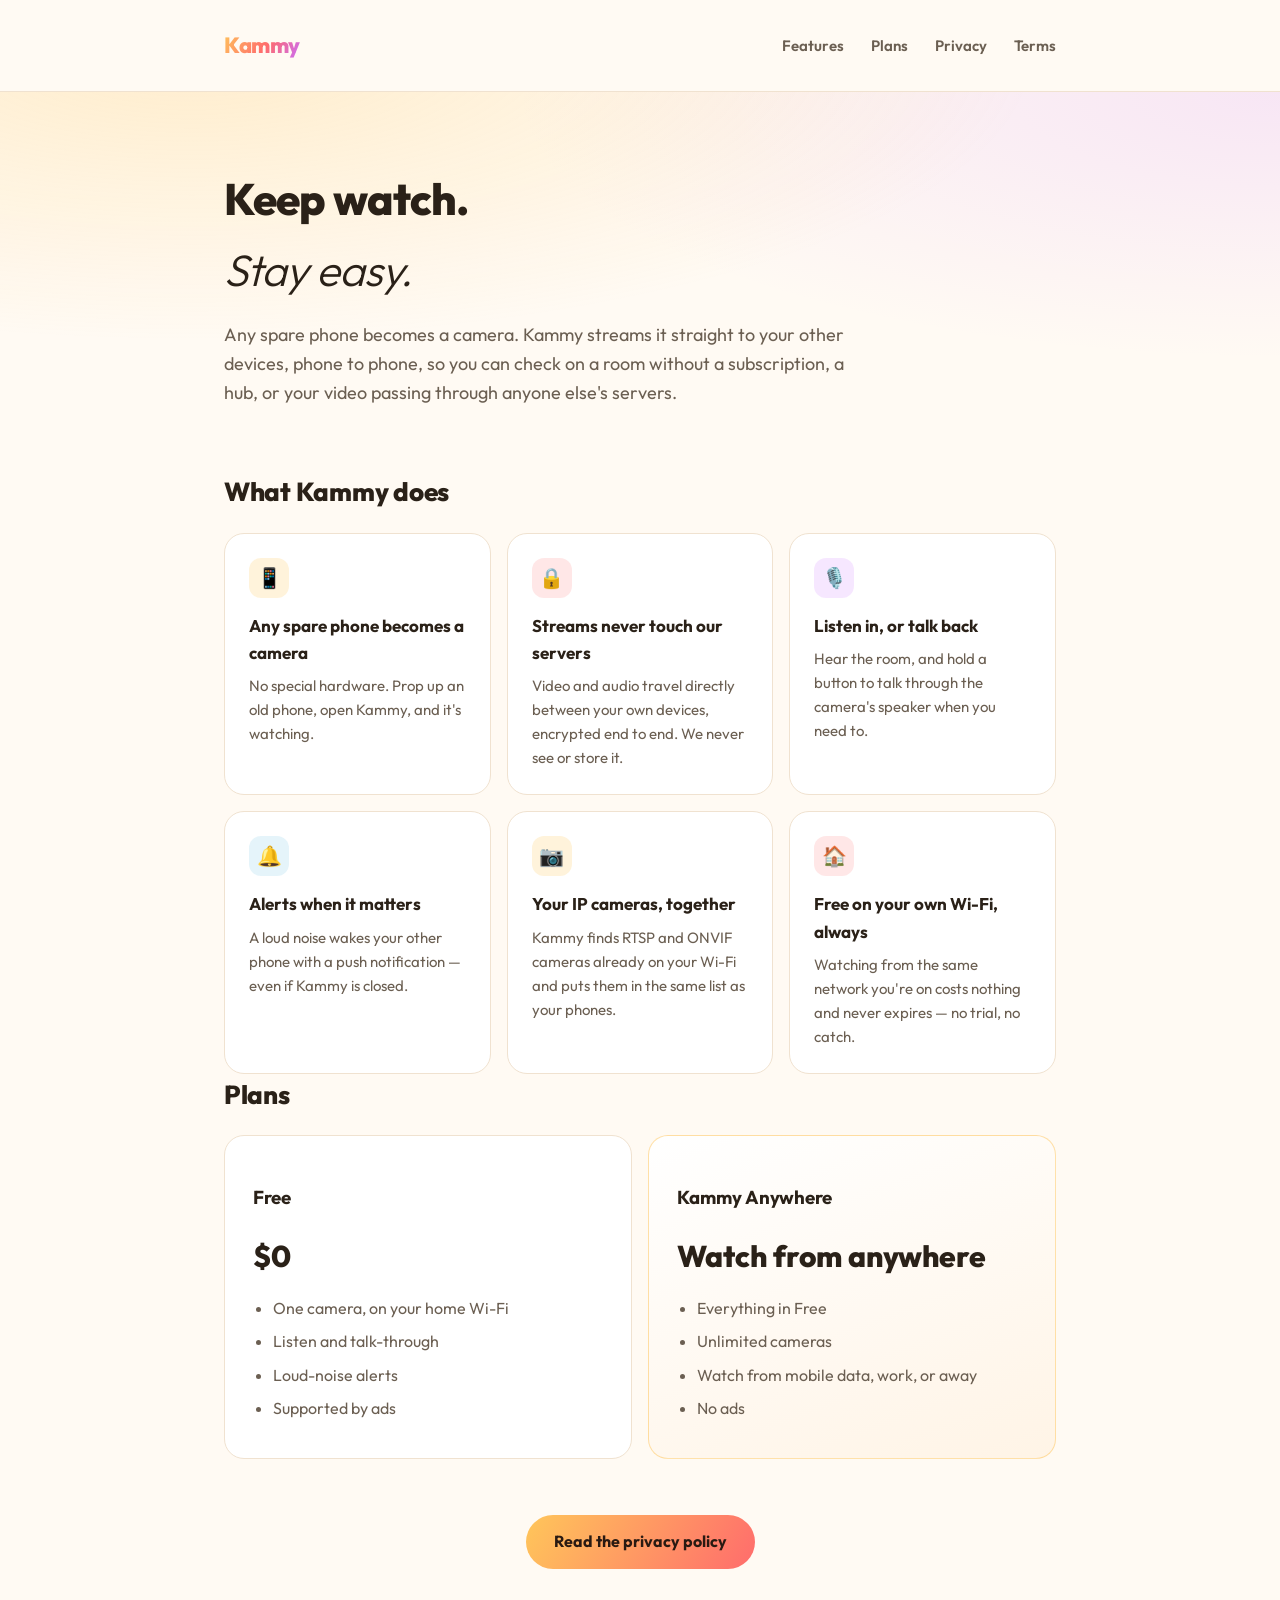
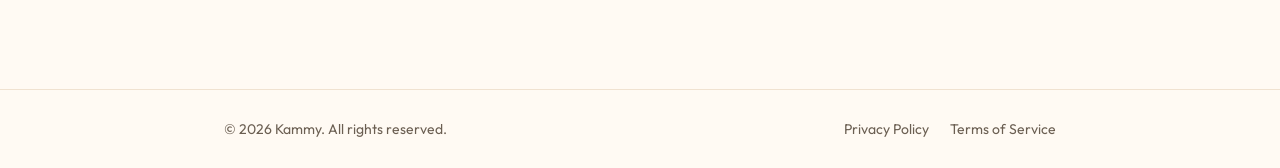
<file: index.html>
<!doctype html>
<html lang="en">
<head>
<meta charset="utf-8" />
<meta name="viewport" content="width=device-width, initial-scale=1" />
<title>Kammy — turn a spare phone into a camera</title>
<meta name="description" content="Kammy turns spare phones and IP cameras into a home monitor for babies, pets, and doorways — private, peer-to-peer, and free on your own Wi-Fi." />
<link rel="preconnect" href="https://fonts.googleapis.com" />
<link rel="preconnect" href="https://fonts.gstatic.com" crossorigin />
<link href="https://fonts.googleapis.com/css2?family=Outfit:wght@400;500;600;700;800&display=swap" rel="stylesheet" />
<link rel="stylesheet" href="style.css" />
</head>
<body>

<header class="site">
  <div class="wrap">
    <div class="wordmark">Kammy</div>
    <nav class="site">
      <a href="#features">Features</a>
      <a href="#plans">Plans</a>
      <a href="privacy.html">Privacy</a>
      <a href="terms.html">Terms</a>
    </nav>
  </div>
</header>

<section class="hero">
  <div class="wrap">
    <h1>Keep watch.<em>Stay easy.</em></h1>
    <p class="lede">
      Any spare phone becomes a camera. Kammy streams it straight to your other
      devices, phone to phone, so you can check on a room without a subscription,
      a hub, or your video passing through anyone else's servers.
    </p>
  </div>
</section>

<main>
  <section id="features" class="wrap">
    <h2>What Kammy does</h2>
    <div class="grid">
      <div class="card">
        <div class="icon tier-amber">📱</div>
        <h3>Any spare phone becomes a camera</h3>
        <p>No special hardware. Prop up an old phone, open Kammy, and it's watching.</p>
      </div>
      <div class="card">
        <div class="icon tier-coral">🔒</div>
        <h3>Streams never touch our servers</h3>
        <p>Video and audio travel directly between your own devices, encrypted end to end. We never see or store it.</p>
      </div>
      <div class="card">
        <div class="icon tier-violet">🎙️</div>
        <h3>Listen in, or talk back</h3>
        <p>Hear the room, and hold a button to talk through the camera's speaker when you need to.</p>
      </div>
      <div class="card">
        <div class="icon tier-sky">🔔</div>
        <h3>Alerts when it matters</h3>
        <p>A loud noise wakes your other phone with a push notification — even if Kammy is closed.</p>
      </div>
      <div class="card">
        <div class="icon tier-amber">📷</div>
        <h3>Your IP cameras, together</h3>
        <p>Kammy finds RTSP and ONVIF cameras already on your Wi-Fi and puts them in the same list as your phones.</p>
      </div>
      <div class="card">
        <div class="icon tier-coral">🏠</div>
        <h3>Free on your own Wi-Fi, always</h3>
        <p>Watching from the same network you're on costs nothing and never expires — no trial, no catch.</p>
      </div>
    </div>
  </section>

  <section id="plans" class="wrap">
    <h2>Plans</h2>
    <div class="plans">
      <div class="plan">
        <h3>Free</h3>
        <div class="price">$0</div>
        <ul>
          <li>One camera, on your home Wi-Fi</li>
          <li>Listen and talk-through</li>
          <li>Loud-noise alerts</li>
          <li>Supported by ads</li>
        </ul>
      </div>
      <div class="plan premium">
        <h3>Kammy Anywhere</h3>
        <div class="price">Watch from anywhere</div>
        <ul>
          <li>Everything in Free</li>
          <li>Unlimited cameras</li>
          <li>Watch from mobile data, work, or away</li>
          <li>No ads</li>
        </ul>
      </div>
    </div>
  </section>

  <section class="cta wrap">
    <a class="button" href="privacy.html">Read the privacy policy</a>
  </section>
</main>

<footer class="site">
  <div class="wrap">
    <div>© <span id="year"></span> Kammy. All rights reserved.</div>
    <div>
      <a href="privacy.html">Privacy Policy</a>
      <a href="terms.html">Terms of Service</a>
    </div>
  </div>
</footer>

<script>
  document.getElementById('year').textContent = new Date().getFullYear();
</script>

</body>
</html>
</file>
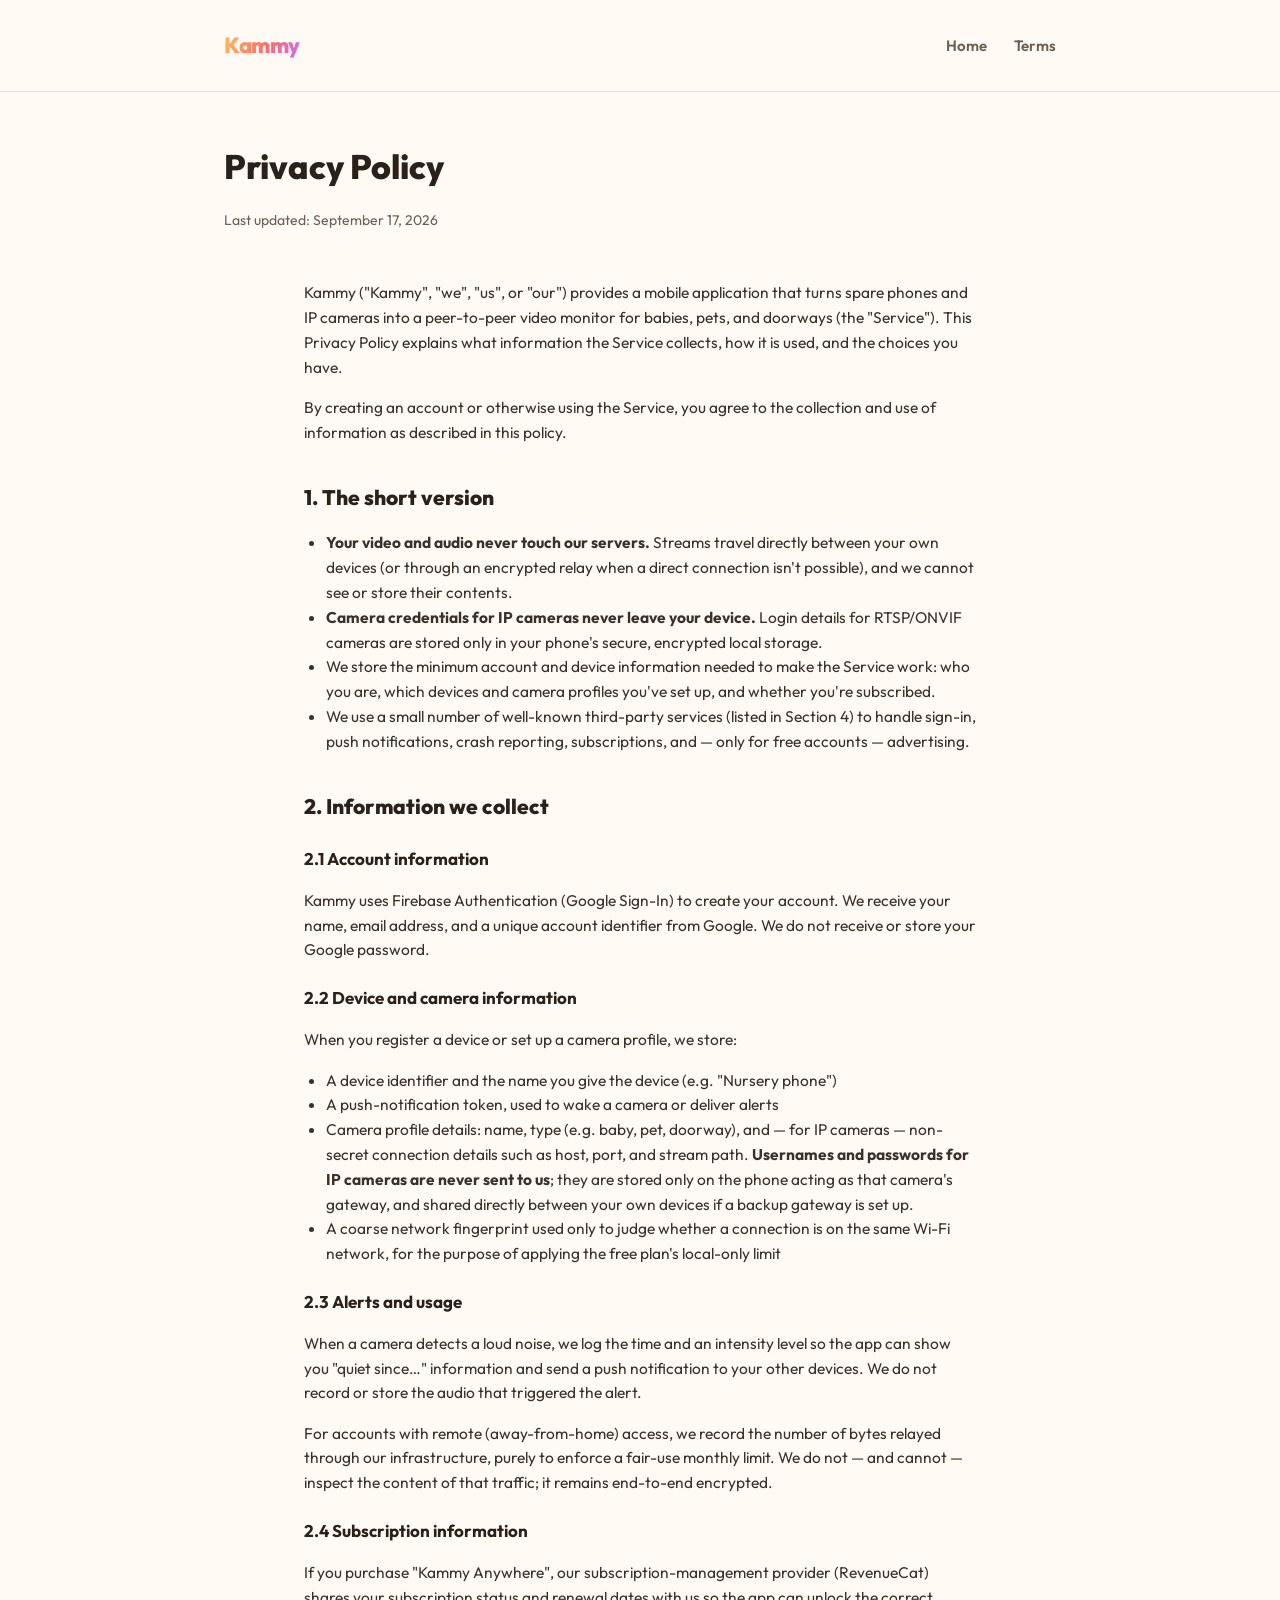
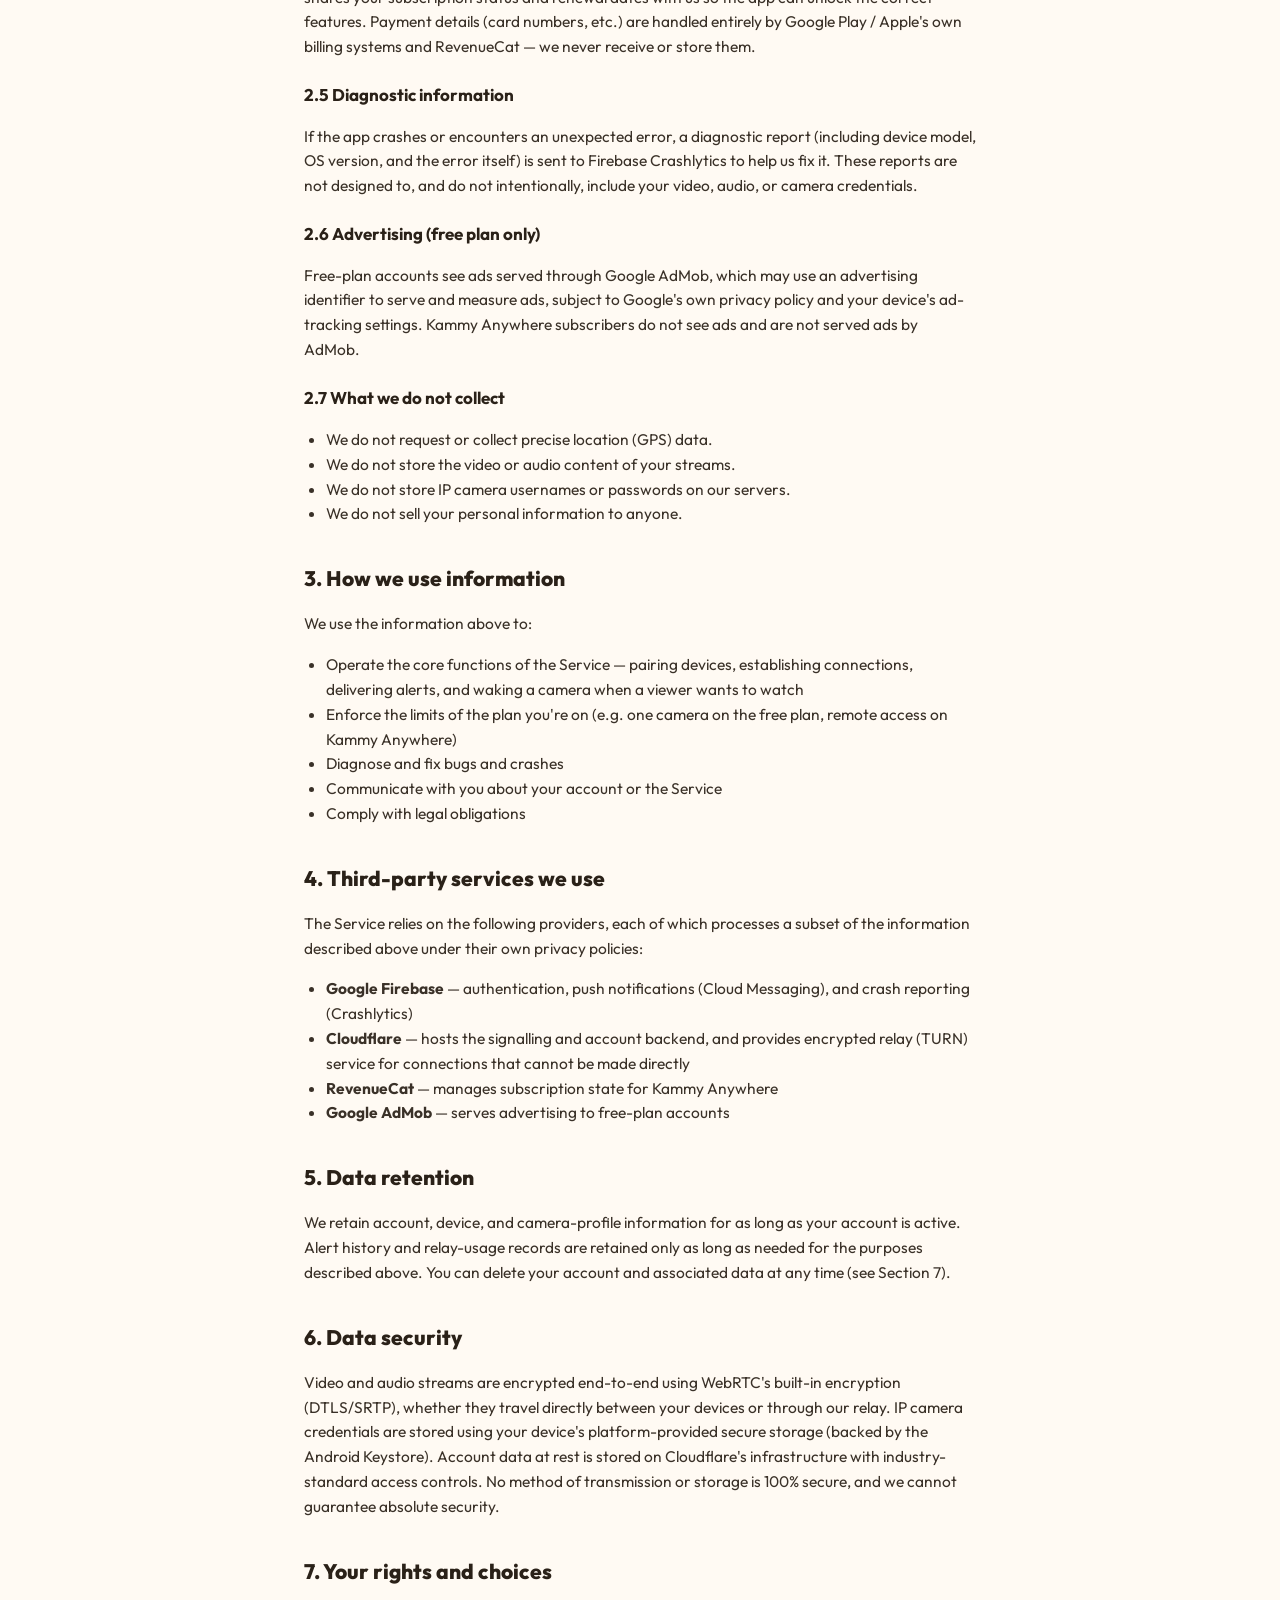
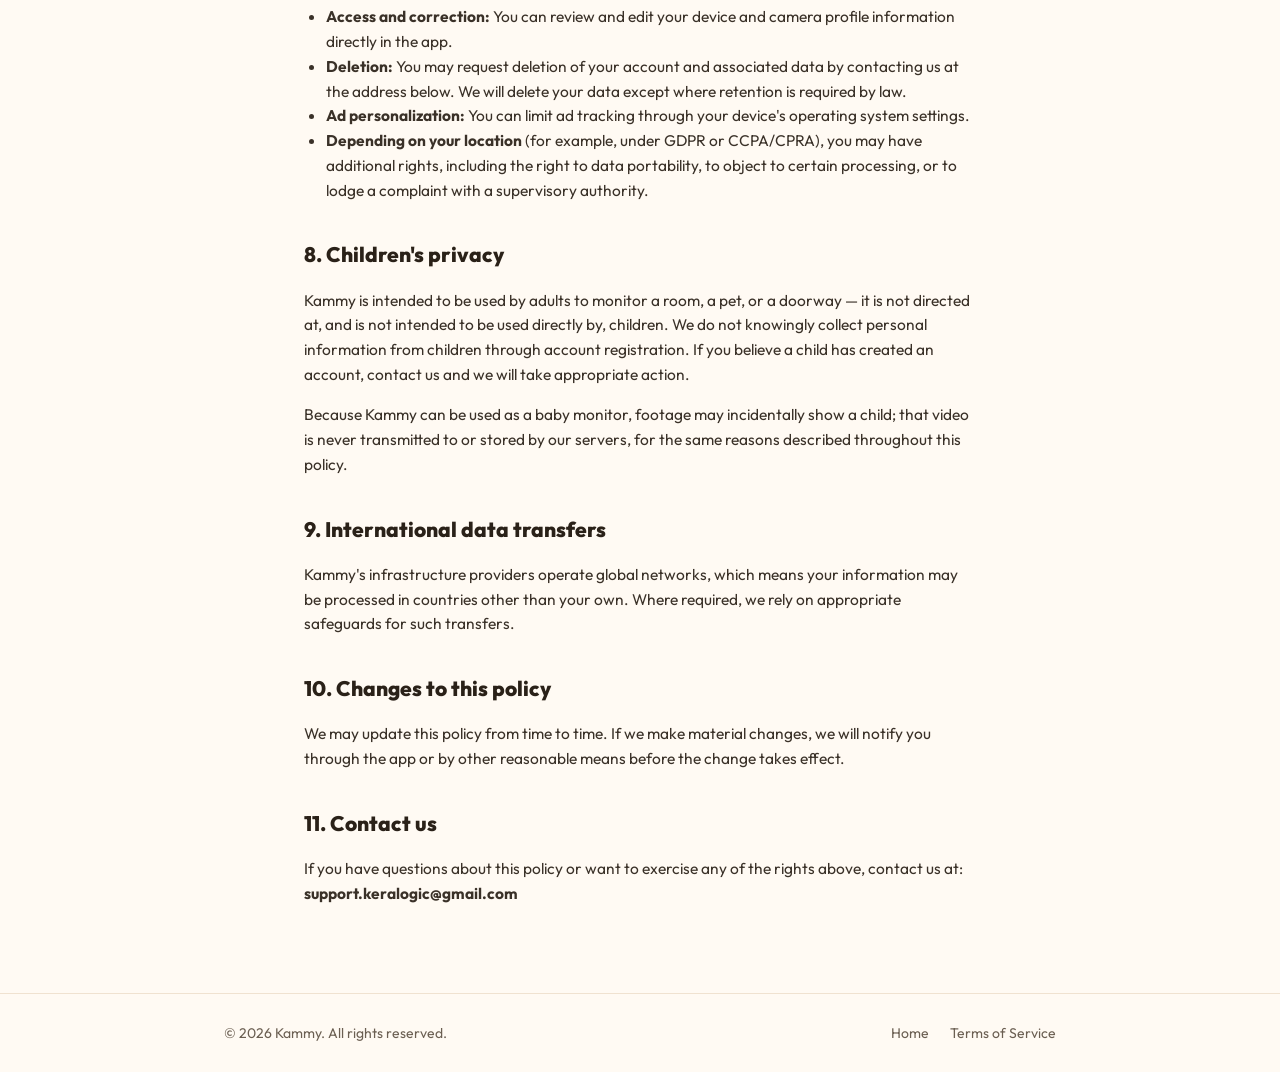
<file: privacy.html>
<!doctype html>
<html lang="en">
<head>
<meta charset="utf-8" />
<meta name="viewport" content="width=device-width, initial-scale=1" />
<title>Privacy Policy — Kammy</title>
<link rel="preconnect" href="https://fonts.googleapis.com" />
<link rel="preconnect" href="https://fonts.gstatic.com" crossorigin />
<link href="https://fonts.googleapis.com/css2?family=Outfit:wght@400;500;600;700;800&display=swap" rel="stylesheet" />
<link rel="stylesheet" href="style.css" />
</head>
<body class="legal">

<header class="site">
  <div class="wrap">
    <a class="wordmark" href="index.html">Kammy</a>
    <nav class="site">
      <a href="index.html">Home</a>
      <a href="terms.html">Terms</a>
    </nav>
  </div>
</header>

<header class="page">
  <div class="wrap">
    <h1>Privacy Policy</h1>
    <p class="updated">Last updated: September 17, 2026</p>
  </div>
</header>

<main>
  <p>
    Kammy ("Kammy", "we", "us", or "our") provides a mobile application that
    turns spare phones and IP cameras into a peer-to-peer video monitor for
    babies, pets, and doorways (the "Service"). This Privacy Policy explains
    what information the Service collects, how it is used, and the choices
    you have.
  </p>

  <p>
    By creating an account or otherwise using the Service, you agree to the
    collection and use of information as described in this policy.
  </p>

  <h2>1. The short version</h2>
  <ul>
    <li><strong>Your video and audio never touch our servers.</strong> Streams travel directly between your own devices (or through an encrypted relay when a direct connection isn't possible), and we cannot see or store their contents.</li>
    <li><strong>Camera credentials for IP cameras never leave your device.</strong> Login details for RTSP/ONVIF cameras are stored only in your phone's secure, encrypted local storage.</li>
    <li>We store the minimum account and device information needed to make the Service work: who you are, which devices and camera profiles you've set up, and whether you're subscribed.</li>
    <li>We use a small number of well-known third-party services (listed in Section 4) to handle sign-in, push notifications, crash reporting, subscriptions, and — only for free accounts — advertising.</li>
  </ul>

  <h2>2. Information we collect</h2>

  <h3>2.1 Account information</h3>
  <p>
    Kammy uses Firebase Authentication (Google Sign-In) to create your
    account. We receive your name, email address, and a unique account
    identifier from Google. We do not receive or store your Google password.
  </p>

  <h3>2.2 Device and camera information</h3>
  <p>When you register a device or set up a camera profile, we store:</p>
  <ul>
    <li>A device identifier and the name you give the device (e.g. "Nursery phone")</li>
    <li>A push-notification token, used to wake a camera or deliver alerts</li>
    <li>Camera profile details: name, type (e.g. baby, pet, doorway), and — for IP cameras — non-secret connection details such as host, port, and stream path. <strong>Usernames and passwords for IP cameras are never sent to us</strong>; they are stored only on the phone acting as that camera's gateway, and shared directly between your own devices if a backup gateway is set up.</li>
    <li>A coarse network fingerprint used only to judge whether a connection is on the same Wi-Fi network, for the purpose of applying the free plan's local-only limit</li>
  </ul>

  <h3>2.3 Alerts and usage</h3>
  <p>
    When a camera detects a loud noise, we log the time and an intensity
    level so the app can show you "quiet since…" information and send a
    push notification to your other devices. We do not record or store the
    audio that triggered the alert.
  </p>
  <p>
    For accounts with remote (away-from-home) access, we record the number
    of bytes relayed through our infrastructure, purely to enforce a fair-use
    monthly limit. We do not — and cannot — inspect the content of that
    traffic; it remains end-to-end encrypted.
  </p>

  <h3>2.4 Subscription information</h3>
  <p>
    If you purchase "Kammy Anywhere", our subscription-management provider
    (RevenueCat) shares your subscription status and renewal dates with us
    so the app can unlock the correct features. Payment details (card
    numbers, etc.) are handled entirely by Google Play / Apple's own billing
    systems and RevenueCat — we never receive or store them.
  </p>

  <h3>2.5 Diagnostic information</h3>
  <p>
    If the app crashes or encounters an unexpected error, a diagnostic
    report (including device model, OS version, and the error itself) is
    sent to Firebase Crashlytics to help us fix it. These reports are not
    designed to, and do not intentionally, include your video, audio, or
    camera credentials.
  </p>

  <h3>2.6 Advertising (free plan only)</h3>
  <p>
    Free-plan accounts see ads served through Google AdMob, which may use an
    advertising identifier to serve and measure ads, subject to Google's own
    privacy policy and your device's ad-tracking settings. Kammy Anywhere
    subscribers do not see ads and are not served ads by AdMob.
  </p>

  <h3>2.7 What we do not collect</h3>
  <ul>
    <li>We do not request or collect precise location (GPS) data.</li>
    <li>We do not store the video or audio content of your streams.</li>
    <li>We do not store IP camera usernames or passwords on our servers.</li>
    <li>We do not sell your personal information to anyone.</li>
  </ul>

  <h2>3. How we use information</h2>
  <p>We use the information above to:</p>
  <ul>
    <li>Operate the core functions of the Service — pairing devices, establishing connections, delivering alerts, and waking a camera when a viewer wants to watch</li>
    <li>Enforce the limits of the plan you're on (e.g. one camera on the free plan, remote access on Kammy Anywhere)</li>
    <li>Diagnose and fix bugs and crashes</li>
    <li>Communicate with you about your account or the Service</li>
    <li>Comply with legal obligations</li>
  </ul>

  <h2>4. Third-party services we use</h2>
  <p>The Service relies on the following providers, each of which processes a subset of the information described above under their own privacy policies:</p>
  <ul>
    <li><strong>Google Firebase</strong> — authentication, push notifications (Cloud Messaging), and crash reporting (Crashlytics)</li>
    <li><strong>Cloudflare</strong> — hosts the signalling and account backend, and provides encrypted relay (TURN) service for connections that cannot be made directly</li>
    <li><strong>RevenueCat</strong> — manages subscription state for Kammy Anywhere</li>
    <li><strong>Google AdMob</strong> — serves advertising to free-plan accounts</li>
  </ul>

  <h2>5. Data retention</h2>
  <p>
    We retain account, device, and camera-profile information for as long as
    your account is active. Alert history and relay-usage records are
    retained only as long as needed for the purposes described above. You
    can delete your account and associated data at any time (see Section 7).
  </p>

  <h2>6. Data security</h2>
  <p>
    Video and audio streams are encrypted end-to-end using WebRTC's built-in
    encryption (DTLS/SRTP), whether they travel directly between your
    devices or through our relay. IP camera credentials are stored using
    your device's platform-provided secure storage (backed by the Android
    Keystore). Account data at rest is stored on Cloudflare's infrastructure
    with industry-standard access controls. No method of transmission or
    storage is 100% secure, and we cannot guarantee absolute security.
  </p>

  <h2>7. Your rights and choices</h2>
  <ul>
    <li><strong>Access and correction:</strong> You can review and edit your device and camera profile information directly in the app.</li>
    <li><strong>Deletion:</strong> You may request deletion of your account and associated data by contacting us at the address below. We will delete your data except where retention is required by law.</li>
    <li><strong>Ad personalization:</strong> You can limit ad tracking through your device's operating system settings.</li>
    <li><strong>Depending on your location</strong> (for example, under GDPR or CCPA/CPRA), you may have additional rights, including the right to data portability, to object to certain processing, or to lodge a complaint with a supervisory authority.</li>
  </ul>

  <h2>8. Children's privacy</h2>
  <p>
    Kammy is intended to be used by adults to monitor a room, a pet, or a
    doorway — it is not directed at, and is not intended to be used
    directly by, children. We do not knowingly collect personal information
    from children through account registration. If you believe a child has
    created an account, contact us and we will take appropriate action.
  </p>
  <p>
    Because Kammy can be used as a baby monitor, footage may incidentally
    show a child; that video is never transmitted to or stored by our
    servers, for the same reasons described throughout this policy.
  </p>

  <h2>9. International data transfers</h2>
  <p>
    Kammy's infrastructure providers operate global networks, which means
    your information may be processed in countries other than your own.
    Where required, we rely on appropriate safeguards for such transfers.
  </p>

  <h2>10. Changes to this policy</h2>
  <p>
    We may update this policy from time to time. If we make material
    changes, we will notify you through the app or by other reasonable
    means before the change takes effect.
  </p>

  <h2>11. Contact us</h2>
  <p>
    If you have questions about this policy or want to exercise any of the
    rights above, contact us at:
    <br />
    <strong>support.keralogic@gmail.com</strong>
  </p>
</main>

<footer class="site">
  <div class="wrap">
    <div>© <span id="year"></span> Kammy. All rights reserved.</div>
    <div>
      <a href="index.html">Home</a>
      <a href="terms.html">Terms of Service</a>
    </div>
  </div>
</footer>

<script>
  document.getElementById('year').textContent = new Date().getFullYear();
</script>

</body>
</html>
</file>
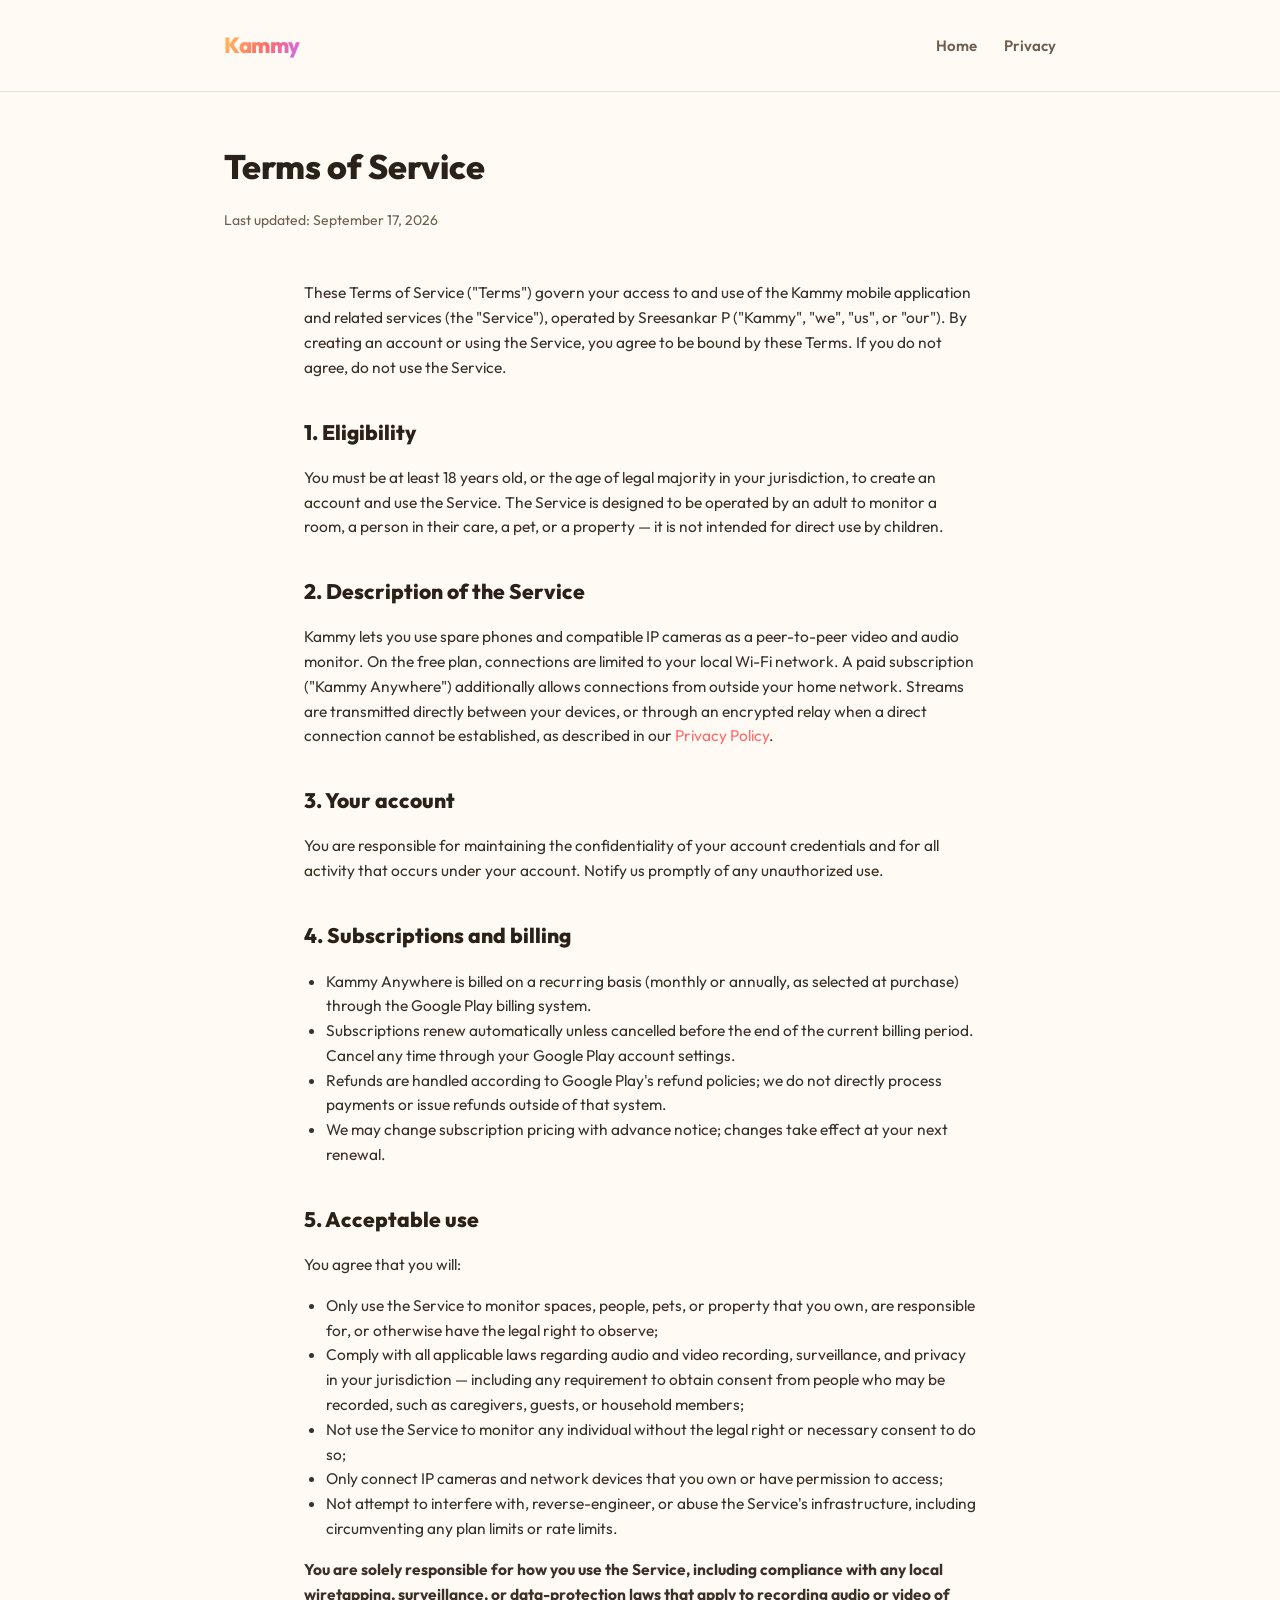
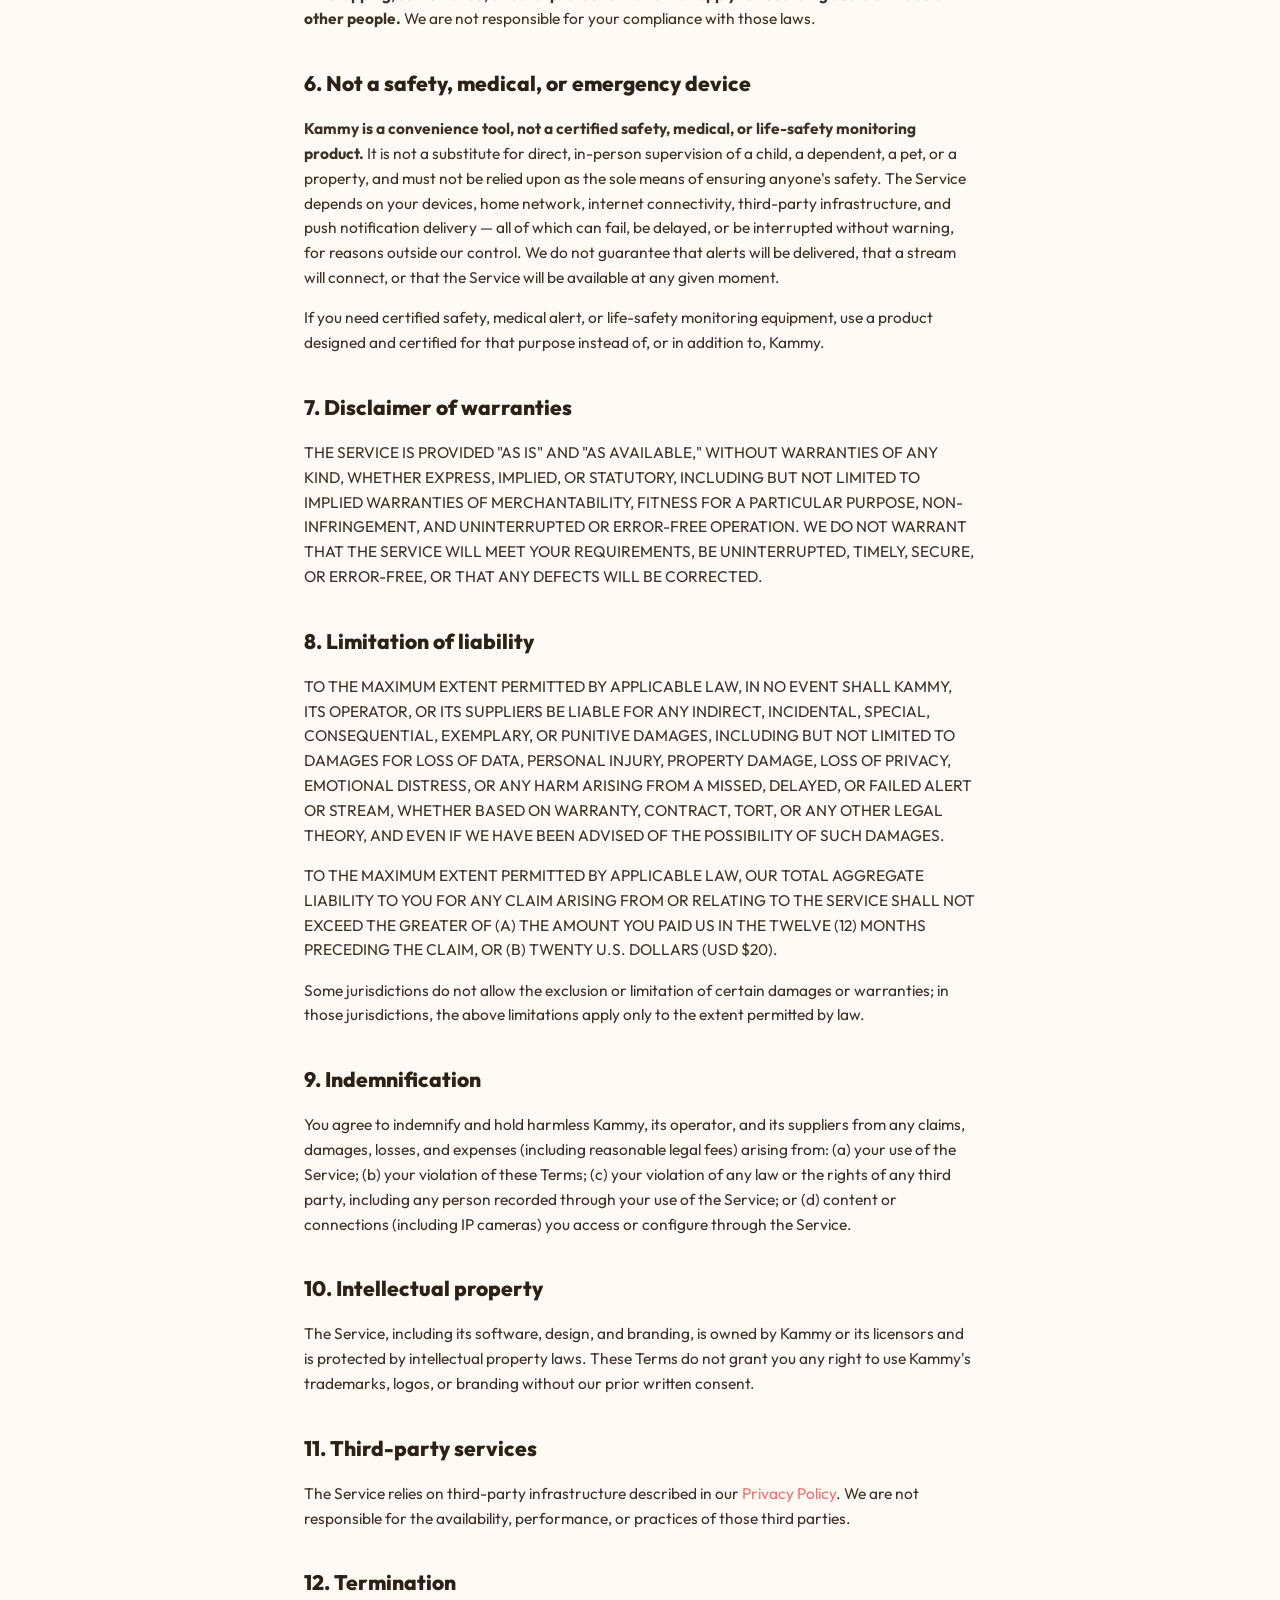
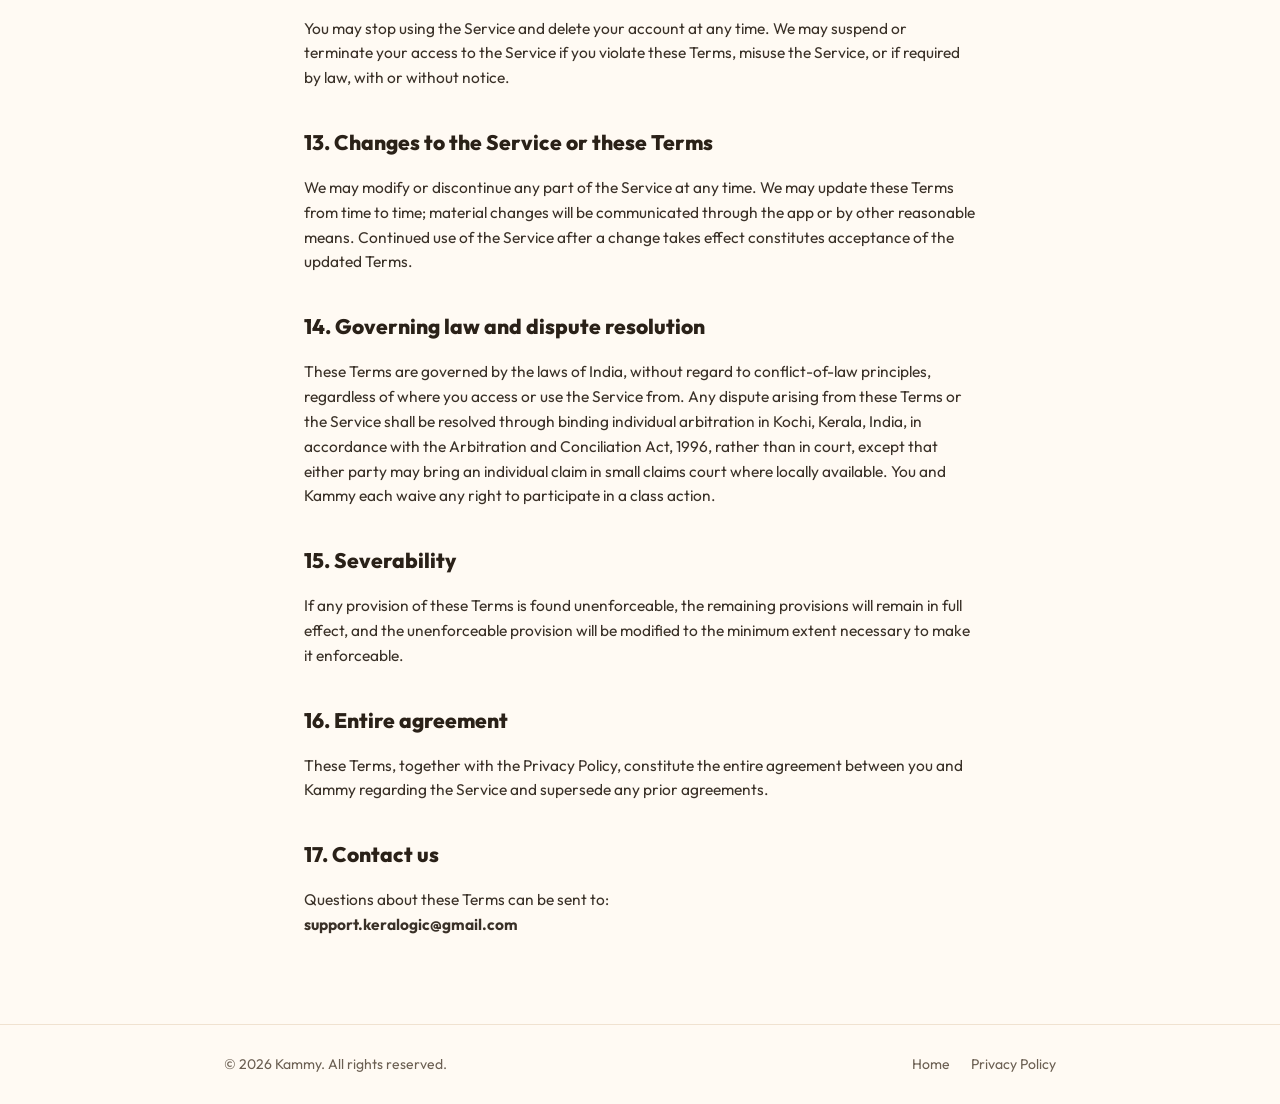
<file: terms.html>
<!doctype html>
<html lang="en">
<head>
<meta charset="utf-8" />
<meta name="viewport" content="width=device-width, initial-scale=1" />
<title>Terms of Service — Kammy</title>
<link rel="preconnect" href="https://fonts.googleapis.com" />
<link rel="preconnect" href="https://fonts.gstatic.com" crossorigin />
<link href="https://fonts.googleapis.com/css2?family=Outfit:wght@400;500;600;700;800&display=swap" rel="stylesheet" />
<link rel="stylesheet" href="style.css" />
</head>
<body class="legal">

<header class="site">
  <div class="wrap">
    <a class="wordmark" href="index.html">Kammy</a>
    <nav class="site">
      <a href="index.html">Home</a>
      <a href="privacy.html">Privacy</a>
    </nav>
  </div>
</header>

<header class="page">
  <div class="wrap">
    <h1>Terms of Service</h1>
    <p class="updated">Last updated: September 17, 2026</p>
  </div>
</header>

<main>
  <p>
    These Terms of Service ("Terms") govern your access to and use of the
    Kammy mobile application and related services (the "Service"), operated
    by Sreesankar P ("Kammy", "we", "us", or
    "our"). By creating an account or using the Service, you agree to be
    bound by these Terms. If you do not agree, do not use the Service.
  </p>

  <h2>1. Eligibility</h2>
  <p>
    You must be at least 18 years old, or the age of legal majority in your
    jurisdiction, to create an account and use the Service. The Service is
    designed to be operated by an adult to monitor a room, a person in
    their care, a pet, or a property — it is not intended for direct use by
    children.
  </p>

  <h2>2. Description of the Service</h2>
  <p>
    Kammy lets you use spare phones and compatible IP cameras as a
    peer-to-peer video and audio monitor. On the free plan, connections are
    limited to your local Wi-Fi network. A paid subscription ("Kammy
    Anywhere") additionally allows connections from outside your home
    network. Streams are transmitted directly between your devices, or
    through an encrypted relay when a direct connection cannot be
    established, as described in our <a href="privacy.html">Privacy
    Policy</a>.
  </p>

  <h2>3. Your account</h2>
  <p>
    You are responsible for maintaining the confidentiality of your account
    credentials and for all activity that occurs under your account. Notify
    us promptly of any unauthorized use.
  </p>

  <h2>4. Subscriptions and billing</h2>
  <ul>
    <li>Kammy Anywhere is billed on a recurring basis (monthly or annually, as selected at purchase) through the Google Play billing system.</li>
    <li>Subscriptions renew automatically unless cancelled before the end of the current billing period. Cancel any time through your Google Play account settings.</li>
    <li>Refunds are handled according to Google Play's refund policies; we do not directly process payments or issue refunds outside of that system.</li>
    <li>We may change subscription pricing with advance notice; changes take effect at your next renewal.</li>
  </ul>

  <h2>5. Acceptable use</h2>
  <p>You agree that you will:</p>
  <ul>
    <li>Only use the Service to monitor spaces, people, pets, or property that you own, are responsible for, or otherwise have the legal right to observe;</li>
    <li>Comply with all applicable laws regarding audio and video recording, surveillance, and privacy in your jurisdiction — including any requirement to obtain consent from people who may be recorded, such as caregivers, guests, or household members;</li>
    <li>Not use the Service to monitor any individual without the legal right or necessary consent to do so;</li>
    <li>Only connect IP cameras and network devices that you own or have permission to access;</li>
    <li>Not attempt to interfere with, reverse-engineer, or abuse the Service's infrastructure, including circumventing any plan limits or rate limits.</li>
  </ul>
  <p>
    <strong>You are solely responsible for how you use the Service,
    including compliance with any local wiretapping, surveillance, or
    data-protection laws that apply to recording audio or video of other
    people.</strong> We are not responsible for your compliance with those
    laws.
  </p>

  <h2>6. Not a safety, medical, or emergency device</h2>
  <p>
    <strong>Kammy is a convenience tool, not a certified safety, medical, or
    life-safety monitoring product.</strong> It is not a substitute for
    direct, in-person supervision of a child, a dependent, a pet, or a
    property, and must not be relied upon as the sole means of ensuring
    anyone's safety. The Service depends on your devices, home network,
    internet connectivity, third-party infrastructure, and push
    notification delivery — all of which can fail, be delayed, or be
    interrupted without warning, for reasons outside our control. We do not
    guarantee that alerts will be delivered, that a stream will connect, or
    that the Service will be available at any given moment.
  </p>
  <p>
    If you need certified safety, medical alert, or life-safety monitoring
    equipment, use a product designed and certified for that purpose instead
    of, or in addition to, Kammy.
  </p>

  <h2>7. Disclaimer of warranties</h2>
  <p>
    THE SERVICE IS PROVIDED "AS IS" AND "AS AVAILABLE," WITHOUT WARRANTIES
    OF ANY KIND, WHETHER EXPRESS, IMPLIED, OR STATUTORY, INCLUDING BUT NOT
    LIMITED TO IMPLIED WARRANTIES OF MERCHANTABILITY, FITNESS FOR A
    PARTICULAR PURPOSE, NON-INFRINGEMENT, AND UNINTERRUPTED OR ERROR-FREE
    OPERATION. WE DO NOT WARRANT THAT THE SERVICE WILL MEET YOUR
    REQUIREMENTS, BE UNINTERRUPTED, TIMELY, SECURE, OR ERROR-FREE, OR THAT
    ANY DEFECTS WILL BE CORRECTED.
  </p>

  <h2>8. Limitation of liability</h2>
  <p>
    TO THE MAXIMUM EXTENT PERMITTED BY APPLICABLE LAW, IN NO EVENT SHALL
    KAMMY, ITS OPERATOR, OR ITS SUPPLIERS BE LIABLE FOR ANY INDIRECT,
    INCIDENTAL, SPECIAL, CONSEQUENTIAL, EXEMPLARY, OR PUNITIVE DAMAGES,
    INCLUDING BUT NOT LIMITED TO DAMAGES FOR LOSS OF DATA, PERSONAL INJURY,
    PROPERTY DAMAGE, LOSS OF PRIVACY, EMOTIONAL DISTRESS, OR ANY HARM
    ARISING FROM A MISSED, DELAYED, OR FAILED ALERT OR STREAM, WHETHER BASED
    ON WARRANTY, CONTRACT, TORT, OR ANY OTHER LEGAL THEORY, AND EVEN IF WE
    HAVE BEEN ADVISED OF THE POSSIBILITY OF SUCH DAMAGES.
  </p>
  <p>
    TO THE MAXIMUM EXTENT PERMITTED BY APPLICABLE LAW, OUR TOTAL AGGREGATE
    LIABILITY TO YOU FOR ANY CLAIM ARISING FROM OR RELATING TO THE SERVICE
    SHALL NOT EXCEED THE GREATER OF (A) THE AMOUNT YOU PAID US IN THE TWELVE
    (12) MONTHS PRECEDING THE CLAIM, OR (B) TWENTY U.S. DOLLARS (USD $20).
  </p>
  <p>
    Some jurisdictions do not allow the exclusion or limitation of certain
    damages or warranties; in those jurisdictions, the above limitations
    apply only to the extent permitted by law.
  </p>

  <h2>9. Indemnification</h2>
  <p>
    You agree to indemnify and hold harmless Kammy, its operator, and its
    suppliers from any claims, damages, losses, and expenses (including
    reasonable legal fees) arising from: (a) your use of the Service; (b)
    your violation of these Terms; (c) your violation of any law or the
    rights of any third party, including any person recorded through your
    use of the Service; or (d) content or connections (including IP
    cameras) you access or configure through the Service.
  </p>

  <h2>10. Intellectual property</h2>
  <p>
    The Service, including its software, design, and branding, is owned by
    Kammy or its licensors and is protected by intellectual property laws.
    These Terms do not grant you any right to use Kammy's trademarks, logos,
    or branding without our prior written consent.
  </p>

  <h2>11. Third-party services</h2>
  <p>
    The Service relies on third-party infrastructure described in our
    <a href="privacy.html">Privacy Policy</a>. We are not responsible for
    the availability, performance, or practices of those third parties.
  </p>

  <h2>12. Termination</h2>
  <p>
    You may stop using the Service and delete your account at any time. We
    may suspend or terminate your access to the Service if you violate
    these Terms, misuse the Service, or if required by law, with or without
    notice.
  </p>

  <h2>13. Changes to the Service or these Terms</h2>
  <p>
    We may modify or discontinue any part of the Service at any time. We
    may update these Terms from time to time; material changes will be
    communicated through the app or by other reasonable means. Continued
    use of the Service after a change takes effect constitutes acceptance
    of the updated Terms.
  </p>

  <h2>14. Governing law and dispute resolution</h2>
  <p>
    These Terms are governed by the laws of India, without regard to
    conflict-of-law principles, regardless of where you access or use the
    Service from. Any dispute arising from these Terms or the Service shall
    be resolved through binding individual arbitration in Kochi, Kerala,
    India, in accordance with the Arbitration and Conciliation Act, 1996,
    rather than in court, except that either party may bring an individual
    claim in small claims court where locally available. You and Kammy each
    waive any right to participate in a class action.
  </p>

  <h2>15. Severability</h2>
  <p>
    If any provision of these Terms is found unenforceable, the remaining
    provisions will remain in full effect, and the unenforceable provision
    will be modified to the minimum extent necessary to make it
    enforceable.
  </p>

  <h2>16. Entire agreement</h2>
  <p>
    These Terms, together with the Privacy Policy, constitute the entire
    agreement between you and Kammy regarding the Service and supersede any
    prior agreements.
  </p>

  <h2>17. Contact us</h2>
  <p>
    Questions about these Terms can be sent to:
    <br />
    <strong>support.keralogic@gmail.com</strong>
  </p>
</main>

<footer class="site">
  <div class="wrap">
    <div>© <span id="year"></span> Kammy. All rights reserved.</div>
    <div>
      <a href="index.html">Home</a>
      <a href="privacy.html">Privacy Policy</a>
    </div>
  </div>
</footer>

<script>
  document.getElementById('year').textContent = new Date().getFullYear();
</script>

</body>
</html>
</file>
<file: style.css>
:root {
  --amber: #ffc65a;
  --coral: #ff6c6c;
  --violet: #c86cff;
  --sky: #7ec8e3;
  --bg: #fffaf3;
  --surface: #ffffff;
  --surface-high: #fff4e6;
  --ink: #2a2118;
  --ink-muted: #6b5f52;
  --outline: #f0e2d0;
  --radius-card: 20px;
  --radius-control: 14px;
  --font: "Outfit", -apple-system, BlinkMacSystemFont, "Segoe UI", sans-serif;
}

* {
  box-sizing: border-box;
}

html,
body {
  margin: 0;
  padding: 0;
}

body {
  font-family: var(--font);
  background: var(--bg);
  color: var(--ink);
  line-height: 1.6;
  -webkit-font-smoothing: antialiased;
}

a {
  color: var(--coral);
  text-decoration: none;
}

a:hover {
  text-decoration: underline;
}

.wrap {
  max-width: 880px;
  margin: 0 auto;
  padding: 0 24px;
}

header.site {
  padding: 28px 0;
  border-bottom: 1px solid var(--outline);
}

header.site .wrap {
  display: flex;
  align-items: center;
  justify-content: space-between;
  gap: 16px;
  flex-wrap: wrap;
}

.wordmark {
  font-weight: 800;
  font-size: 22px;
  letter-spacing: -0.02em;
  background: linear-gradient(120deg, var(--amber), var(--coral) 55%, var(--violet));
  -webkit-background-clip: text;
  background-clip: text;
  color: transparent;
}

nav.site a {
  margin-left: 24px;
  color: var(--ink-muted);
  font-weight: 600;
  font-size: 15px;
}

nav.site a:hover {
  color: var(--ink);
  text-decoration: none;
}

.hero {
  padding: 72px 0 56px;
  background: radial-gradient(
      120% 140% at 15% -10%,
      rgba(255, 198, 90, 0.25),
      transparent 55%
    ),
    radial-gradient(100% 120% at 100% 0%, rgba(200, 108, 255, 0.14), transparent 60%);
}

.hero h1 {
  font-size: 44px;
  font-weight: 800;
  letter-spacing: -0.02em;
  margin: 0 0 8px;
  max-width: 14ch;
}

.hero h1 em {
  font-style: italic;
  font-weight: 300;
  display: block;
}

.hero p.lede {
  font-size: 18px;
  color: var(--ink-muted);
  max-width: 52ch;
  margin: 16px 0 0;
}

main {
  padding: 8px 0 64px;
}

section {
  padding: 40px 0;
}

section h2 {
  font-size: 26px;
  font-weight: 800;
  letter-spacing: -0.01em;
  margin: 0 0 20px;
}

.grid {
  display: grid;
  grid-template-columns: repeat(auto-fit, minmax(230px, 1fr));
  gap: 16px;
}

.card {
  background: var(--surface);
  border: 1px solid var(--outline);
  border-radius: var(--radius-card);
  padding: 24px;
}

.card .icon {
  width: 40px;
  height: 40px;
  border-radius: 12px;
  display: flex;
  align-items: center;
  justify-content: center;
  font-size: 20px;
  margin-bottom: 14px;
}

.card h3 {
  margin: 0 0 8px;
  font-size: 17px;
  font-weight: 700;
}

.card p {
  margin: 0;
  color: var(--ink-muted);
  font-size: 15px;
}

.tier-amber {
  background: rgba(255, 198, 90, 0.22);
}
.tier-coral {
  background: rgba(255, 108, 108, 0.16);
}
.tier-violet {
  background: rgba(200, 108, 255, 0.16);
}
.tier-sky {
  background: rgba(126, 200, 227, 0.2);
}

.plans {
  display: grid;
  grid-template-columns: repeat(auto-fit, minmax(260px, 1fr));
  gap: 16px;
}

.plan {
  border-radius: var(--radius-card);
  padding: 28px;
  border: 1px solid var(--outline);
  background: var(--surface);
}

.plan.premium {
  background: linear-gradient(160deg, #fff, var(--surface-high));
  border-color: rgba(255, 198, 90, 0.5);
}

.plan .price {
  font-size: 30px;
  font-weight: 800;
  margin: 4px 0 16px;
}

.plan ul {
  padding-left: 20px;
  margin: 0;
  color: var(--ink-muted);
}

.plan ul li {
  margin-bottom: 8px;
}

.cta {
  text-align: center;
  padding: 56px 0;
}

.cta .button {
  display: inline-block;
  padding: 14px 28px;
  border-radius: 999px;
  background: linear-gradient(120deg, var(--amber), var(--coral));
  color: #2a1a12;
  font-weight: 700;
  font-size: 16px;
}

.cta .button:hover {
  text-decoration: none;
  filter: brightness(1.03);
}

footer.site {
  border-top: 1px solid var(--outline);
  padding: 28px 0;
  color: var(--ink-muted);
  font-size: 14px;
}

footer.site .wrap {
  display: flex;
  justify-content: space-between;
  flex-wrap: wrap;
  gap: 12px;
}

footer.site a {
  color: var(--ink-muted);
  margin-left: 18px;
}

footer.site a:first-child {
  margin-left: 0;
}

/* Legal pages */
.legal header.page {
  padding: 48px 0 12px;
}

.legal header.page h1 {
  font-size: 34px;
  font-weight: 800;
  margin: 0 0 6px;
}

.legal .updated {
  color: var(--ink-muted);
  font-size: 14px;
}

.legal main {
  max-width: 720px;
  margin: 0 auto;
  padding: 8px 24px 72px;
}

.legal h2 {
  font-size: 21px;
  font-weight: 800;
  margin: 36px 0 12px;
}

.legal h3 {
  font-size: 17px;
  font-weight: 700;
  margin: 22px 0 8px;
}

.legal p,
.legal li {
  color: #3a3128;
  font-size: 15.5px;
}

.legal ul,
.legal ol {
  padding-left: 22px;
}

.notice {
  background: var(--surface-high);
  border: 1px solid rgba(255, 198, 90, 0.5);
  border-radius: var(--radius-control);
  padding: 16px 20px;
  font-size: 14.5px;
  color: #4a3a20;
  margin: 20px 0 8px;
}

@media (max-width: 560px) {
  .hero h1 {
    font-size: 32px;
  }
}
</file>
